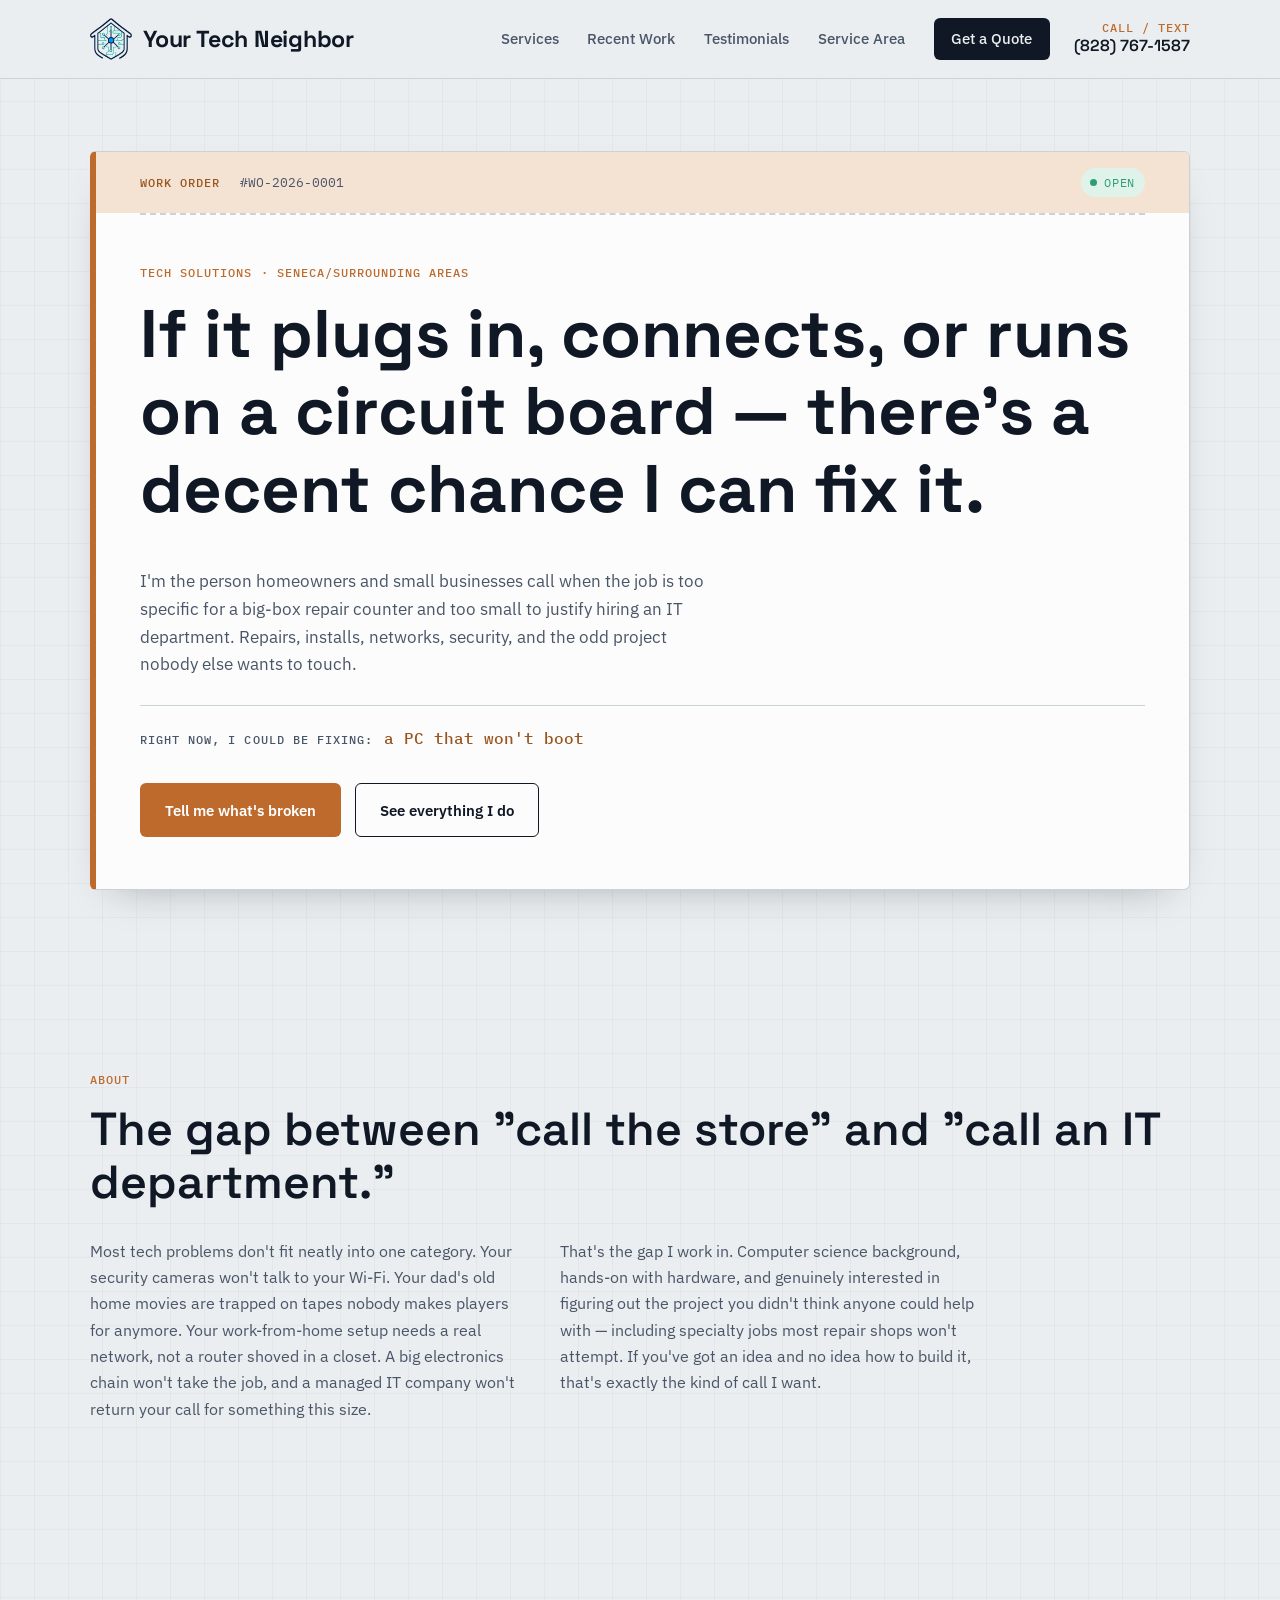
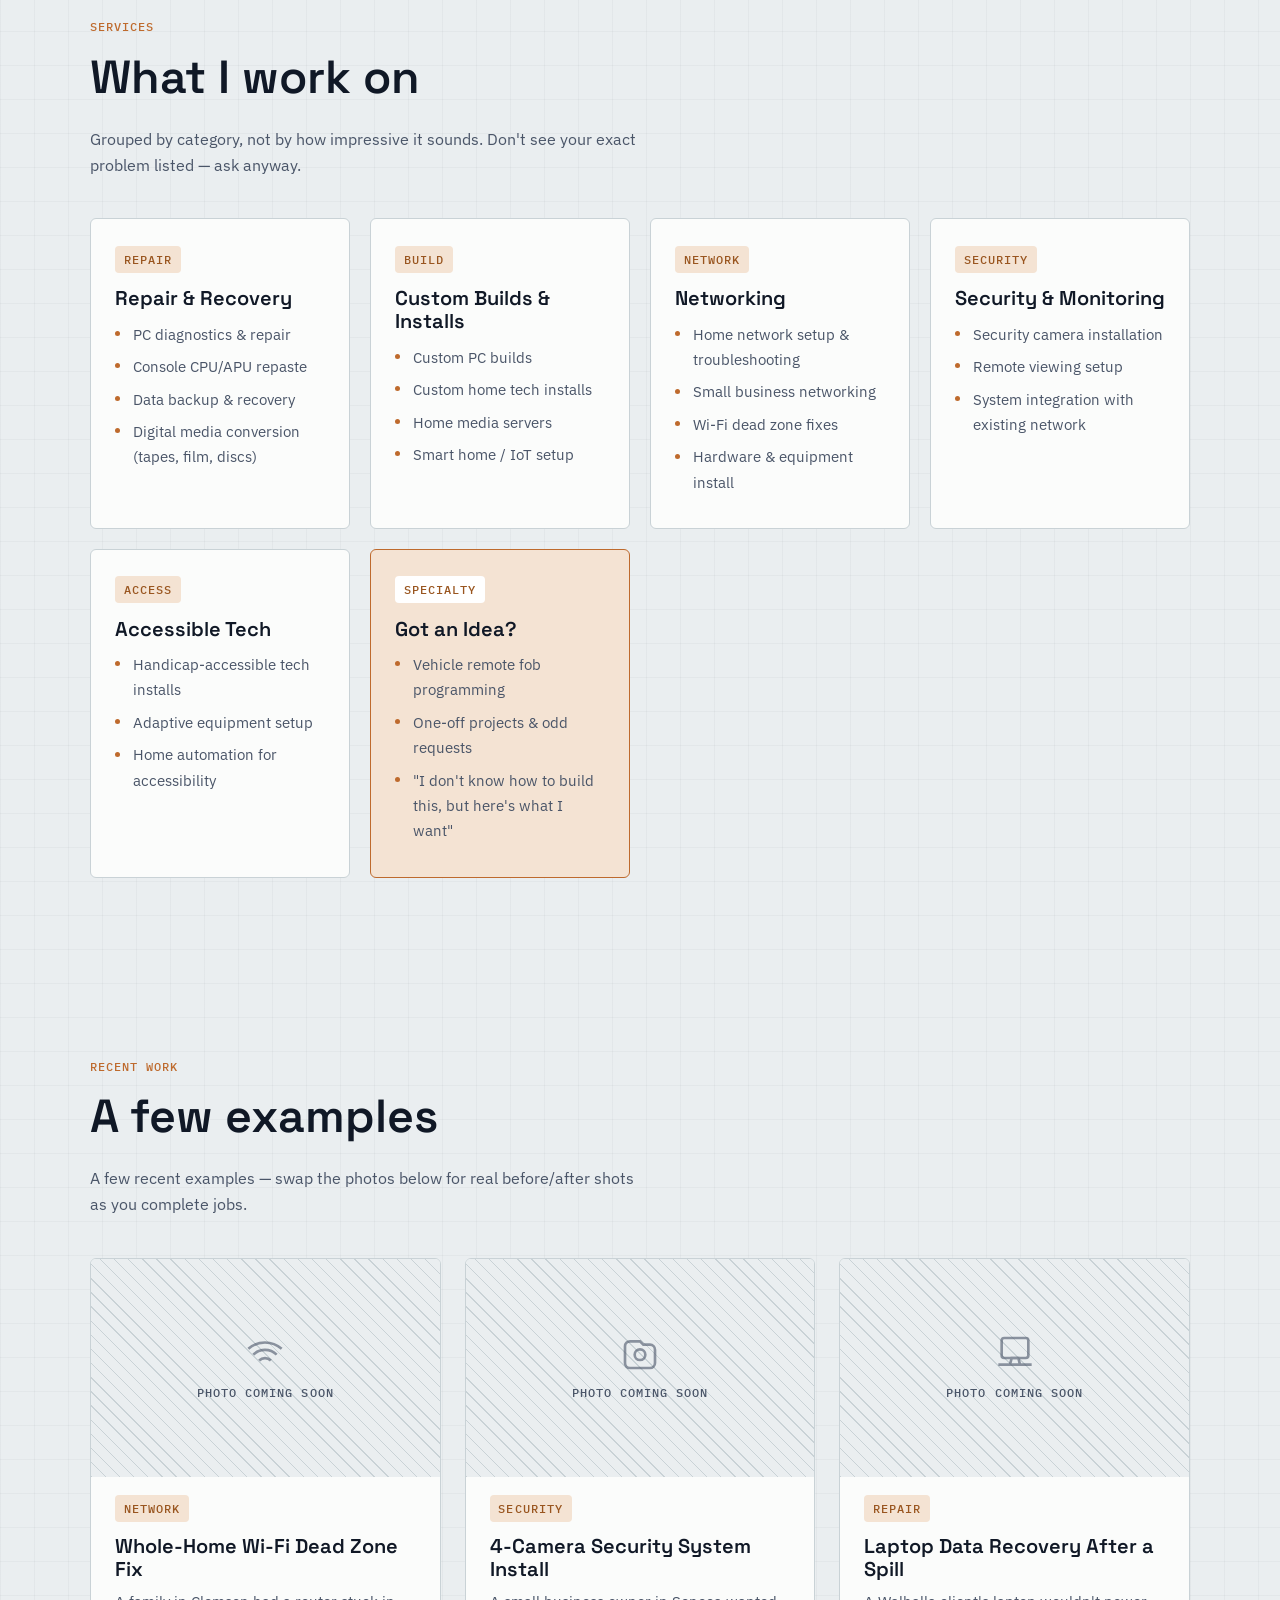
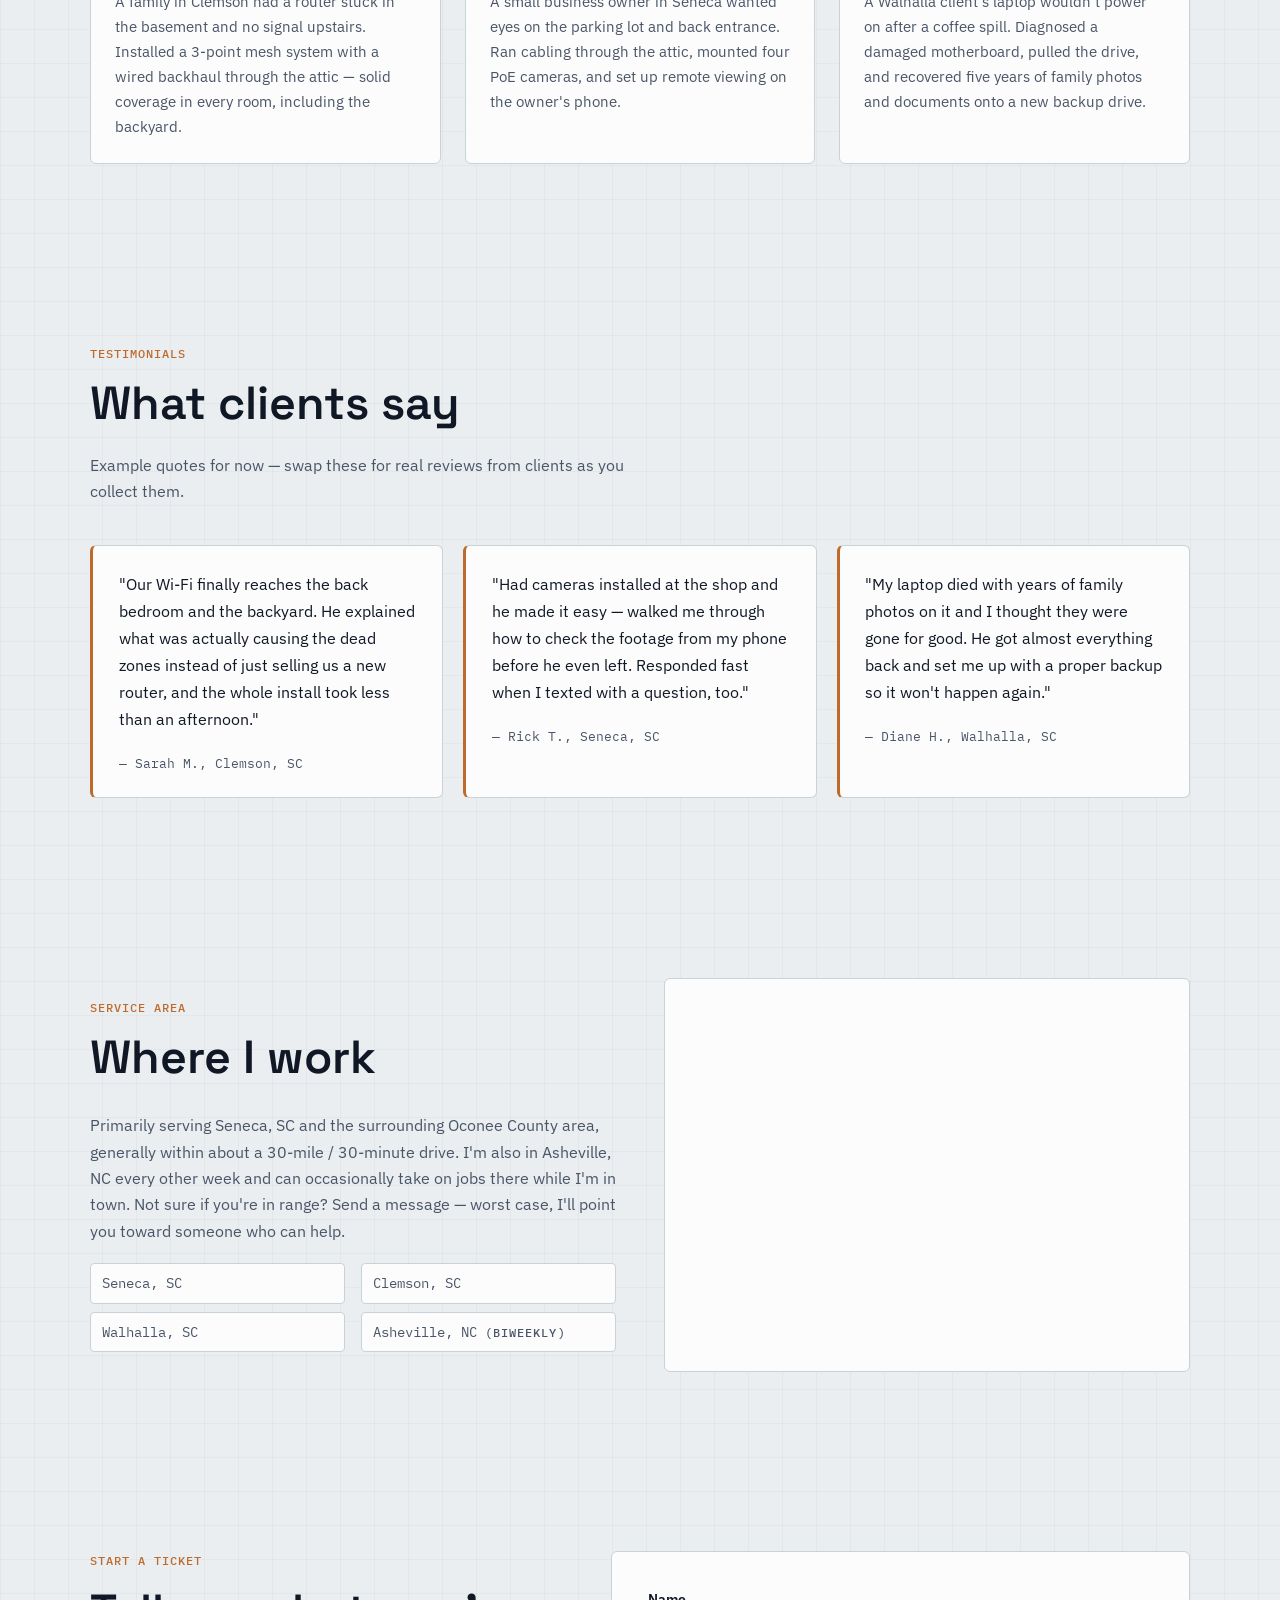
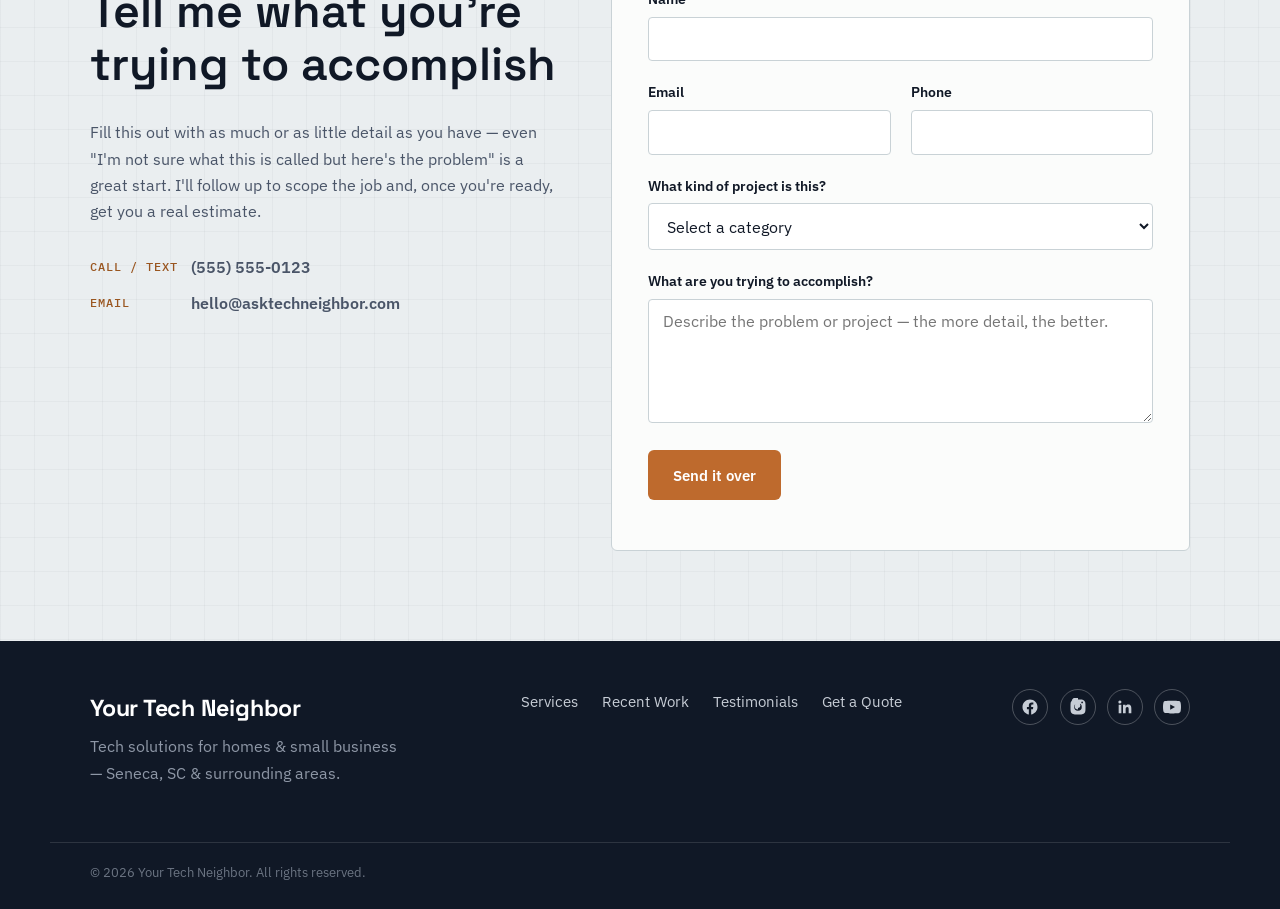
<file: index.html>
<!DOCTYPE html>
<html lang="en">
<head>
<meta charset="UTF-8">
<meta name="viewport" content="width=device-width, initial-scale=1.0">
<title>Your Tech Neighbor — Tech Solutions for Homes &amp; Small Business</title>
<meta name="description" content="PC repair, custom builds, home networking, security cameras, media servers, data backup, and the tech projects nobody else wants to take on. Serving Seneca, SC/Surrounding Areas.">

<link rel="preconnect" href="https://fonts.googleapis.com">
<link rel="preconnect" href="https://fonts.gstatic.com" crossorigin>
<link href="https://fonts.googleapis.com/css2?family=Space+Grotesk:wght@500;600;700&family=IBM+Plex+Sans:wght@400;500;600;700&family=IBM+Plex+Mono:wght@400;500&display=swap" rel="stylesheet">

<link rel="stylesheet" href="style.css">
<link rel="icon" type="image/png" href="logo.png">
</head>
<body>

<!-- ============ SKIP LINK (accessibility) ============ -->
<a class="skip-link" href="#main">Skip to content</a>

<!-- ============ HEADER / NAV ============ -->
<header class="site-header" id="top">
  <div class="wrap header-inner">
    <a class="logo" href="#top" aria-label="Your Tech Neighbor home">
      <img class="logo-mark" src="logo.png" alt="" width="42" height="42">
      <span class="logo-text">Your Tech Neighbor</span>
    </a>

    <nav class="main-nav" id="main-nav" aria-label="Primary">
      <a href="#services">Services</a>
      <a href="#work">Recent Work</a>
      <a href="#testimonials">Testimonials</a>
      <a href="#area">Service Area</a>
      <a href="#contact" class="nav-cta">Get a Quote</a>
    </nav>

    <a class="header-call" href="tel:+18287671587">
      <span class="mono-label">CALL / TEXT</span>
      (828) 767-1587
    </a>

    <button class="nav-toggle" id="nav-toggle" aria-expanded="false" aria-controls="main-nav" aria-label="Toggle menu">
      <span></span><span></span><span></span>
    </button>
  </div>
</header>

<main id="main">

  <!-- ============ HERO — "WORK ORDER" TICKET ============ -->
  <section class="hero">
    <div class="wrap hero-inner">

      <div class="ticket">
        <div class="ticket-stub">
          <span class="mono-label">WORK ORDER</span>
          <span class="ticket-number">#WO-2026-0001</span>
          <span class="status-badge">
            <span class="status-dot" aria-hidden="true"></span> OPEN
          </span>
        </div>

        <div class="ticket-perf" aria-hidden="true"></div>

        <div class="ticket-body">
          <p class="eyebrow mono-label">TECH SOLUTIONS · SENECA/SURROUNDING AREAS</p>
          <h1>If it plugs in, connects, or runs on a circuit board — there's a decent chance I can fix it.</h1>
          <p class="hero-sub">
            I'm the person homeowners and small businesses call when the job is too specific for
            a big-box repair counter and too small to justify hiring an IT department. Repairs,
            installs, networks, security, and the odd project nobody else wants to touch.
          </p>

          <p class="hero-rotator" aria-live="polite">
            <span class="mono-label">RIGHT NOW, I COULD BE FIXING:</span>
            <span id="rotator-text" class="rotator-text">a PC that won't boot</span>
          </p>

          <div class="hero-actions">
            <a href="#contact" class="btn btn-primary">Tell me what's broken</a>
            <a href="#services" class="btn btn-ghost">See everything I do</a>
          </div>
        </div>
      </div>

    </div>
  </section>

  <!-- ============ ABOUT ============ -->
  <section class="about" id="about">
    <div class="wrap about-inner">
      <p class="eyebrow mono-label">ABOUT</p>
      <h2>The gap between "call the store" and "call an IT department."</h2>
      <div class="about-columns">
        <p>
          Most tech problems don't fit neatly into one category. Your security cameras won't talk to
          your Wi-Fi. Your dad's old home movies are trapped on tapes nobody makes players for anymore.
          Your work-from-home setup needs a real network, not a router shoved in a closet. A big
          electronics chain won't take the job, and a managed IT company won't return your call for
          something this size.
        </p>
        <p>
          That's the gap I work in. Computer science background, hands-on with hardware, and genuinely
          interested in figuring out the project you didn't think anyone could help with — including
          specialty jobs most repair shops won't attempt. If you've got an idea and no idea how to
          build it, that's exactly the kind of call I want.
        </p>
      </div>
    </div>
  </section>

  <!-- ============ SERVICES ============ -->
  <section class="services" id="services">
    <div class="wrap">
      <p class="eyebrow mono-label">SERVICES</p>
      <h2>What I work on</h2>
      <p class="section-sub">Grouped by category, not by how impressive it sounds. Don't see your exact problem listed — ask anyway.</p>

      <div class="service-grid">

        <article class="service-card">
          <span class="mono-label tag">REPAIR</span>
          <h3>Repair &amp; Recovery</h3>
          <ul>
            <li>PC diagnostics &amp; repair</li>
            <li>Console CPU/APU repaste</li>
            <li>Data backup &amp; recovery</li>
            <li>Digital media conversion (tapes, film, discs)</li>
          </ul>
        </article>

        <article class="service-card">
          <span class="mono-label tag">BUILD</span>
          <h3>Custom Builds &amp; Installs</h3>
          <ul>
            <li>Custom PC builds</li>
            <li>Custom home tech installs</li>
            <li>Home media servers</li>
            <li>Smart home / IoT setup</li>
          </ul>
        </article>

        <article class="service-card">
          <span class="mono-label tag">NETWORK</span>
          <h3>Networking</h3>
          <ul>
            <li>Home network setup &amp; troubleshooting</li>
            <li>Small business networking</li>
            <li>Wi-Fi dead zone fixes</li>
            <li>Hardware &amp; equipment install</li>
          </ul>
        </article>

        <article class="service-card">
          <span class="mono-label tag">SECURITY</span>
          <h3>Security &amp; Monitoring</h3>
          <ul>
            <li>Security camera installation</li>
            <li>Remote viewing setup</li>
            <li>System integration with existing network</li>
          </ul>
        </article>

        <article class="service-card">
          <span class="mono-label tag">ACCESS</span>
          <h3>Accessible Tech</h3>
          <ul>
            <li>Handicap-accessible tech installs</li>
            <li>Adaptive equipment setup</li>
            <li>Home automation for accessibility</li>
          </ul>
        </article>

        <article class="service-card highlight">
          <span class="mono-label tag">SPECIALTY</span>
          <h3>Got an Idea?</h3>
          <ul>
            <li>Vehicle remote fob programming</li>
            <li>One-off projects &amp; odd requests</li>
            <li>"I don't know how to build this, but here's what I want"</li>
          </ul>
        </article>

      </div>
    </div>
  </section>

  <!-- ============ RECENT WORK / PORTFOLIO ============ -->
  <section class="work" id="work">
    <div class="wrap">
      <p class="eyebrow mono-label">RECENT WORK</p>
      <h2>A few examples</h2>
      <p class="section-sub">A few recent examples — swap the photos below for real before/after shots as you complete jobs.</p>

      <div class="work-grid">
        <article class="work-card">
          <div class="work-thumb" aria-hidden="true">
            <svg viewBox="0 0 24 24" width="40" height="40" fill="none" stroke="currentColor" stroke-width="1.6">
              <path d="M12 20h.01M8.5 16.5a5 5 0 0 1 7 0M5 13a10 10 0 0 1 14 0M2 9.5a15 15 0 0 1 20 0"/>
            </svg>
            <span class="mono-label">PHOTO COMING SOON</span>
          </div>
          <span class="mono-label tag">NETWORK</span>
          <h3>Whole-Home Wi-Fi Dead Zone Fix</h3>
          <p>A family in Clemson had a router stuck in the basement and no signal upstairs. Installed a 3-point mesh system with a wired backhaul through the attic — solid coverage in every room, including the backyard.</p>
        </article>

        <article class="work-card">
          <div class="work-thumb" aria-hidden="true">
            <svg viewBox="0 0 24 24" width="40" height="40" fill="none" stroke="currentColor" stroke-width="1.6">
              <path d="M3 8a3 3 0 0 1 3-3h6l2 2h4a3 3 0 0 1 3 3v8a3 3 0 0 1-3 3H6a3 3 0 0 1-3-3V8z"/>
              <circle cx="12" cy="13" r="3.2"/>
            </svg>
            <span class="mono-label">PHOTO COMING SOON</span>
          </div>
          <span class="mono-label tag">SECURITY</span>
          <h3>4-Camera Security System Install</h3>
          <p>A small business owner in Seneca wanted eyes on the parking lot and back entrance. Ran cabling through the attic, mounted four PoE cameras, and set up remote viewing on the owner's phone.</p>
        </article>

        <article class="work-card">
          <div class="work-thumb" aria-hidden="true">
            <svg viewBox="0 0 24 24" width="40" height="40" fill="none" stroke="currentColor" stroke-width="1.6">
              <rect x="4" y="3" width="16" height="12" rx="1.5"/>
              <path d="M2 19h20M9 19l1-4h4l1 4"/>
            </svg>
            <span class="mono-label">PHOTO COMING SOON</span>
          </div>
          <span class="mono-label tag">REPAIR</span>
          <h3>Laptop Data Recovery After a Spill</h3>
          <p>A Walhalla client's laptop wouldn't power on after a coffee spill. Diagnosed a damaged motherboard, pulled the drive, and recovered five years of family photos and documents onto a new backup drive.</p>
        </article>
      </div>
    </div>
  </section>

  <!-- ============ TESTIMONIALS ============ -->
  <section class="testimonials" id="testimonials">
    <div class="wrap">
      <p class="eyebrow mono-label">TESTIMONIALS</p>
      <h2>What clients say</h2>
      <p class="section-sub">Example quotes for now — swap these for real reviews from clients as you collect them.</p>

      <div class="testimonial-grid">
        <blockquote class="testimonial-card">
          <p>"Our Wi-Fi finally reaches the back bedroom and the backyard. He explained what was actually causing the dead zones instead of just selling us a new router, and the whole install took less than an afternoon."</p>
          <cite>— Sarah M., Clemson, SC</cite>
        </blockquote>
        <blockquote class="testimonial-card">
          <p>"Had cameras installed at the shop and he made it easy — walked me through how to check the footage from my phone before he even left. Responded fast when I texted with a question, too."</p>
          <cite>— Rick T., Seneca, SC</cite>
        </blockquote>
        <blockquote class="testimonial-card">
          <p>"My laptop died with years of family photos on it and I thought they were gone for good. He got almost everything back and set me up with a proper backup so it won't happen again."</p>
          <cite>— Diane H., Walhalla, SC</cite>
        </blockquote>
      </div>
    </div>
  </section>

  <!-- ============ SERVICE AREA / MAP ============ -->
  <section class="area" id="area">
    <div class="wrap area-inner">
      <div class="area-text">
        <p class="eyebrow mono-label">SERVICE AREA</p>
        <h2>Where I work</h2>
        <p>Primarily serving Seneca, SC and the surrounding Oconee County area, generally within about a 30-mile / 30-minute drive. I'm also in Asheville, NC every other week and can occasionally take on jobs there while I'm in town. Not sure if you're in range? Send a message — worst case, I'll point you toward someone who can help.</p>
        <ul class="area-list">
          <li>Seneca, SC</li>
          <li>Clemson, SC</li>
          <li>Walhalla, SC</li>
          <li>Asheville, NC <span class="mono-label">(biweekly)</span></li>
        </ul>
      </div>
      <div class="area-map">
        <!--
          Centered on Seneca, SC by default. To change the location or zoom,
          swap the place name after "q=" (e.g. "Clemson,+SC") or add "&z=11"
          for a wider/tighter zoom (higher number = closer zoom).
        -->
        <iframe
          src="https://www.google.com/maps?q=Seneca,+SC&output=embed"
          width="100%" height="100%" style="border:0;" allowfullscreen loading="lazy"
          referrerpolicy="no-referrer-when-downgrade"
          title="Service area map">
        </iframe>
      </div>
    </div>
  </section>

  <!-- ============ CONTACT / INTAKE FORM ============ -->
  <section class="contact" id="contact">
    <div class="wrap contact-inner">
      <div class="contact-intro">
        <p class="eyebrow mono-label">START A TICKET</p>
        <h2>Tell me what you're trying to accomplish</h2>
        <p>
          Fill this out with as much or as little detail as you have — even "I'm not sure what this
          is called but here's the problem" is a great start. I'll follow up to scope the job and,
          once you're ready, get you a real estimate.
        </p>
        <div class="contact-alt">
          <p><span class="mono-label">CALL / TEXT</span> <a href="tel:+15555550123">(555) 555-0123</a></p>
          <p><span class="mono-label">EMAIL</span> <a href="mailto:hello@asktechneighbor.com">hello@asktechneighbor.com</a></p>
        </div>
      </div>

      <form class="ticket-form" id="contact-form" action="https://formspree.io/f/mnjeqqgo" method="POST">
        <div class="form-row">
          <label for="name">Name</label>
          <input type="text" id="name" name="name" required autocomplete="name">
        </div>

        <div class="form-row form-row-split">
          <div>
            <label for="email">Email</label>
            <input type="email" id="email" name="email" required autocomplete="email">
          </div>
          <div>
            <label for="phone">Phone</label>
            <input type="tel" id="phone" name="phone" autocomplete="tel">
          </div>
        </div>

        <div class="form-row">
          <label for="service">What kind of project is this?</label>
          <select id="service" name="service_category" required>
            <option value="" disabled selected>Select a category</option>
            <option value="repair">Repair &amp; Recovery</option>
            <option value="build">Custom Build / Install</option>
            <option value="network">Networking</option>
            <option value="security">Security &amp; Monitoring</option>
            <option value="access">Accessible Tech</option>
            <option value="specialty">Specialty / Not Sure</option>
          </select>
        </div>

        <div class="form-row">
          <label for="message">What are you trying to accomplish?</label>
          <textarea id="message" name="message" rows="5" required placeholder="Describe the problem or project — the more detail, the better."></textarea>
        </div>

        <input type="hidden" name="_subject" value="New project inquiry from website">

        <button type="submit" class="btn btn-primary" id="submit-btn">Send it over</button>
        <p class="form-status" id="form-status" role="status" aria-live="polite"></p>
      </form>
    </div>
  </section>

</main>

<!-- ============ FOOTER ============ -->
<footer class="site-footer">
  <div class="wrap footer-inner">
    <div class="footer-brand">
      <span class="logo-text">Your Tech Neighbor</span>
      <p>Tech solutions for homes &amp; small business — Seneca, SC &amp; surrounding areas.</p>
    </div>

    <nav class="footer-links" aria-label="Footer">
      <a href="#services">Services</a>
      <a href="#work">Recent Work</a>
      <a href="#testimonials">Testimonials</a>
      <a href="#contact">Get a Quote</a>
    </nav>

    <div class="footer-social" aria-label="Social media links">
      <!-- Replace href values with your real profiles -->
      <a href="https://facebook.com/" aria-label="Facebook">
        <svg viewBox="0 0 24 24" width="18" height="18" fill="currentColor" aria-hidden="true">
          <path d="M22 12.06C22 6.5 17.52 2 12 2S2 6.5 2 12.06c0 5.02 3.66 9.18 8.44 9.94v-7.03H7.9v-2.91h2.54V9.85c0-2.51 1.49-3.89 3.77-3.89 1.09 0 2.24.2 2.24.2v2.46h-1.26c-1.24 0-1.63.77-1.63 1.56v1.88h2.78l-.45 2.91h-2.33V22c4.78-.76 8.44-4.92 8.44-9.94z"/>
        </svg>
      </a>
      <a href="https://instagram.com/" aria-label="Instagram">
        <svg viewBox="0 0 24 24" width="18" height="18" fill="currentColor" aria-hidden="true">
          <path d="M12 2c2.72 0 3.06.01 4.12.06 1.06.05 1.79.22 2.43.47.66.26 1.22.6 1.77 1.15.55.55.9 1.11 1.15 1.77.25.64.42 1.37.47 2.43.05 1.06.06 1.4.06 4.12s-.01 3.06-.06 4.12c-.05 1.06-.22 1.79-.47 2.43a4.9 4.9 0 0 1-1.15 1.77 4.9 4.9 0 0 1-1.77 1.15c-.64.25-1.37.42-2.43.47-1.06.05-1.4.06-4.12.06s-3.06-.01-4.12-.06c-1.06-.05-1.79-.22-2.43-.47a4.9 4.9 0 0 1-1.77-1.15 4.9 4.9 0 0 1-1.15-1.77c-.25-.64-.42-1.37-.47-2.43C2.01 15.06 2 14.72 2 12s.01-3.06.06-4.12c.05-1.06.22-1.79.47-2.43.26-.66.6-1.22 1.15-1.77A4.9 4.9 0 0 1 5.45.53C6.09.28 6.82.11 7.88.06 8.94.01 9.28 0 12 0zm0 5a5 5 0 1 0 0 10 5 5 0 0 0 0-10zm0 8.25A3.25 3.25 0 1 1 12 6.75a3.25 3.25 0 0 1 0 6.5zM17.5 4.75a1.15 1.15 0 1 0 0 2.3 1.15 1.15 0 0 0 0-2.3z"/>
        </svg>
      </a>
      <a href="https://linkedin.com/" aria-label="LinkedIn">
        <svg viewBox="0 0 24 24" width="18" height="18" fill="currentColor" aria-hidden="true">
          <path d="M20.45 20.45h-3.56v-5.57c0-1.33-.02-3.04-1.85-3.04-1.86 0-2.15 1.45-2.15 2.94v5.67H9.34V9h3.42v1.56h.05c.48-.9 1.64-1.85 3.38-1.85 3.6 0 4.27 2.37 4.27 5.46v6.28zM5.34 7.43a2.07 2.07 0 1 1 0-4.13 2.07 2.07 0 0 1 0 4.13zM7.12 20.45H3.56V9h3.56v11.45z"/>
        </svg>
      </a>
      <a href="https://youtube.com/" aria-label="YouTube">
        <svg viewBox="0 0 24 24" width="18" height="18" fill="currentColor" aria-hidden="true">
          <path d="M23.5 6.19a3.02 3.02 0 0 0-2.12-2.14C19.5 3.5 12 3.5 12 3.5s-7.5 0-9.38.55A3.02 3.02 0 0 0 .5 6.19 31.6 31.6 0 0 0 0 12a31.6 31.6 0 0 0 .5 5.81 3.02 3.02 0 0 0 2.12 2.14C4.5 20.5 12 20.5 12 20.5s7.5 0 9.38-.55a3.02 3.02 0 0 0 2.12-2.14A31.6 31.6 0 0 0 24 12a31.6 31.6 0 0 0-.5-5.81zM9.6 15.5V8.5l6.4 3.5-6.4 3.5z"/>
        </svg>
      </a>
    </div>
  </div>
  <div class="wrap footer-bottom">
    <p>© <span id="year"></span> Your Tech Neighbor. All rights reserved.</p>
  </div>
</footer>

<!-- ============ MOBILE STICKY CALL BAR ============ -->
<div class="sticky-call">
  <a href="tel:+15555550123" class="btn btn-primary btn-block">Call now</a>
  <a href="#contact" class="btn btn-ghost btn-block">Send a message</a>
</div>

<script src="script.js"></script>
</body>
</html>
</file>
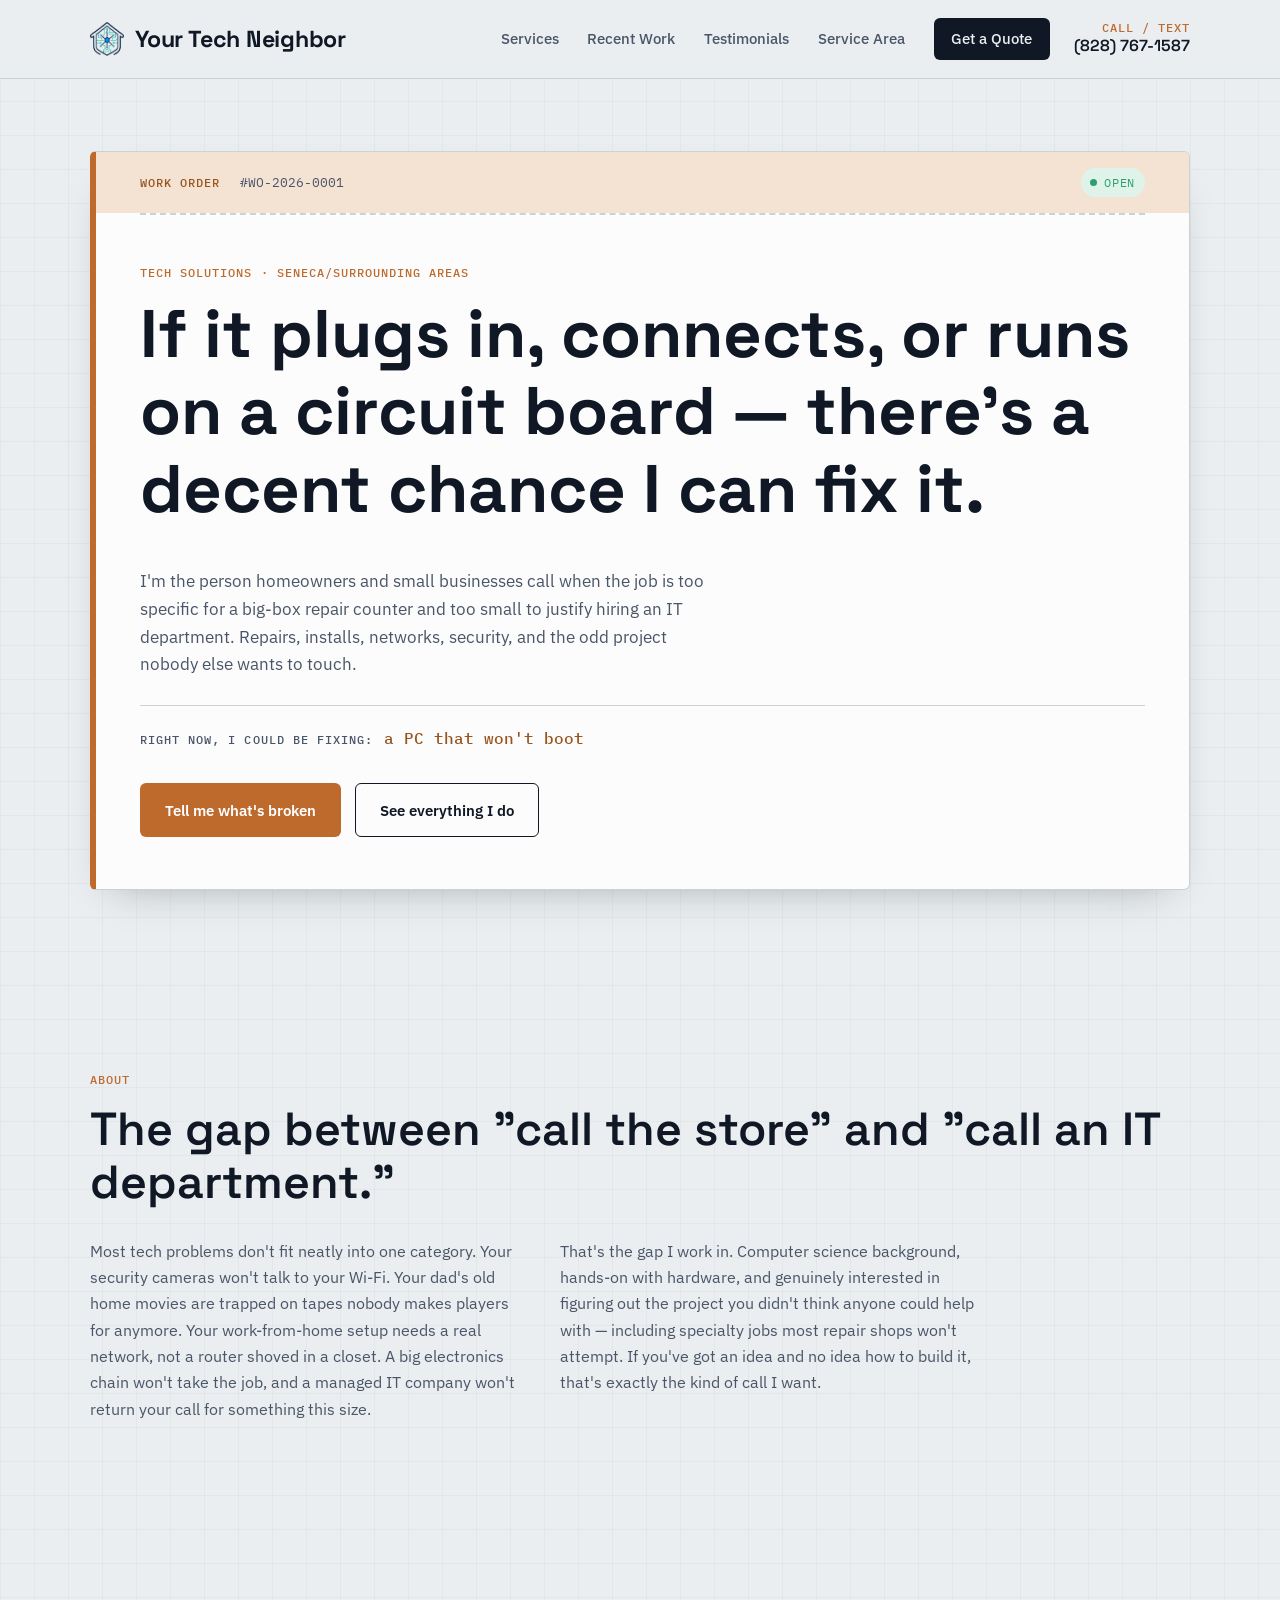
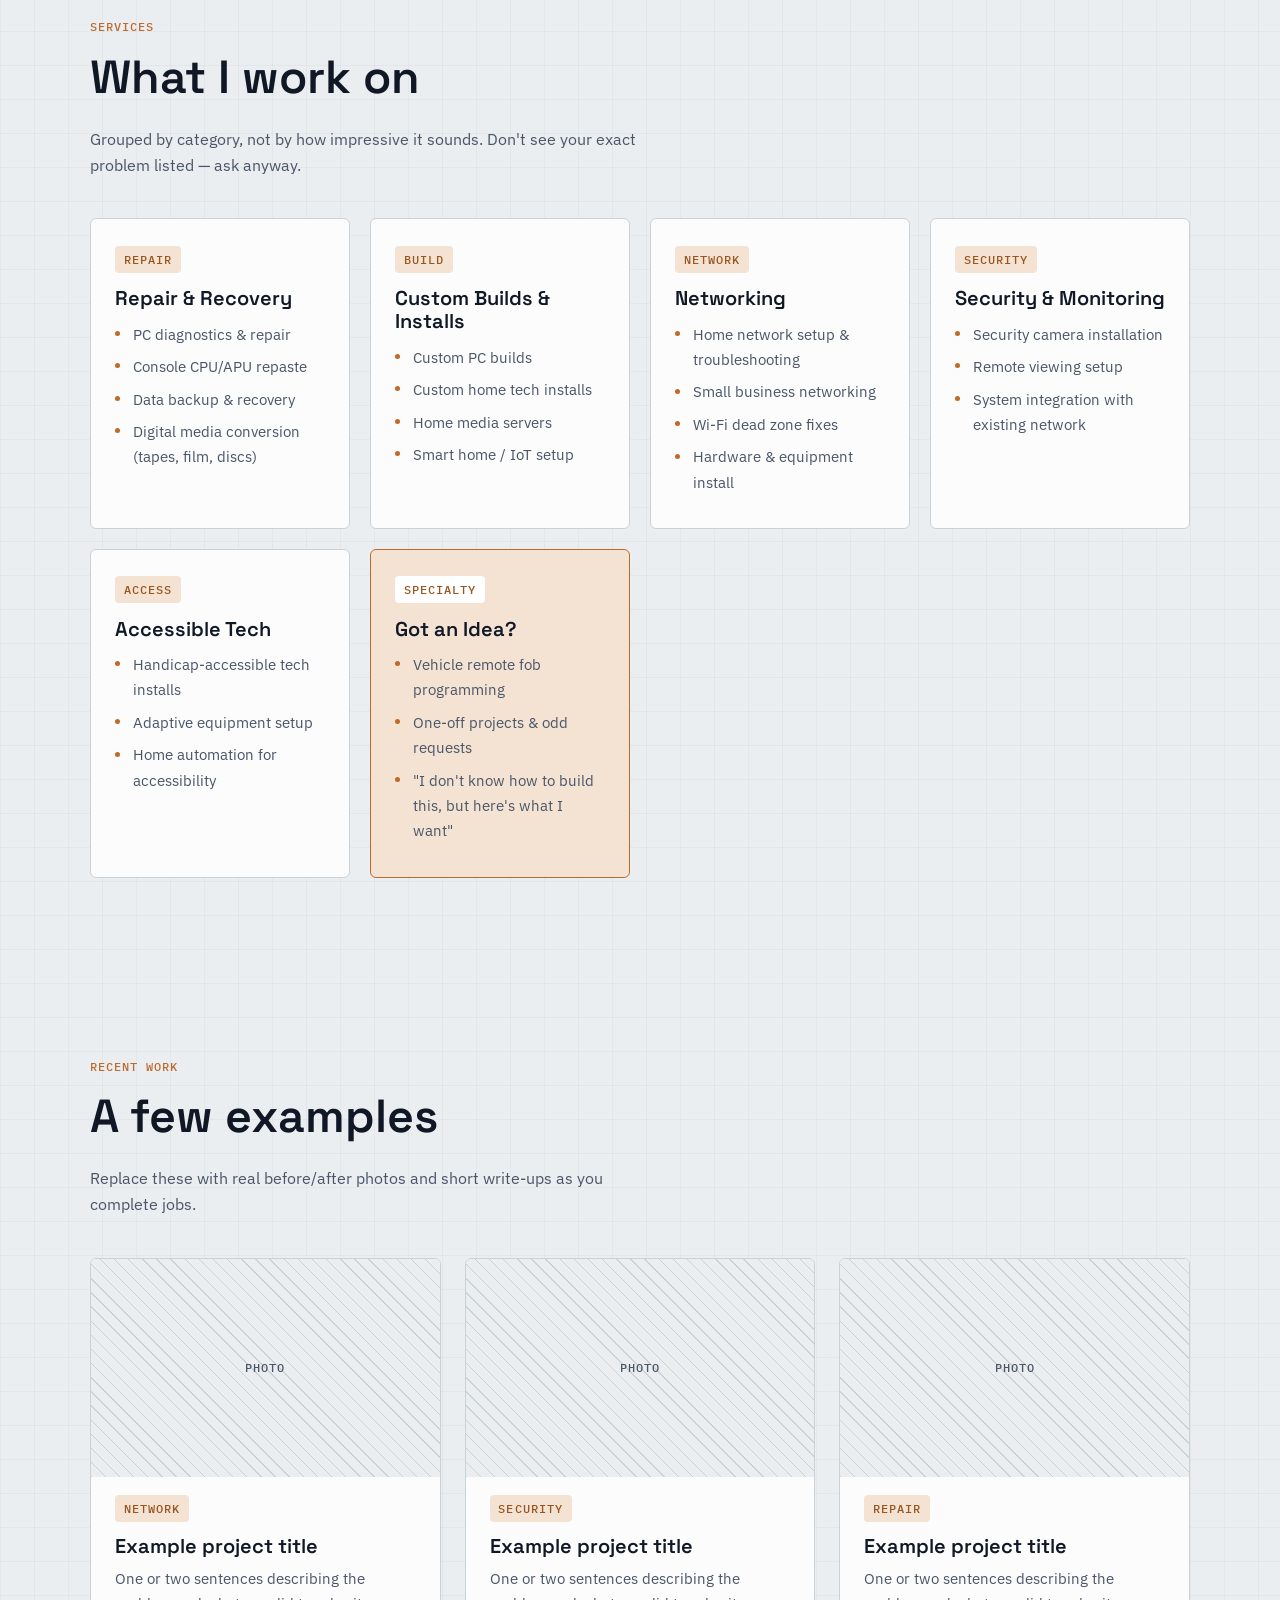
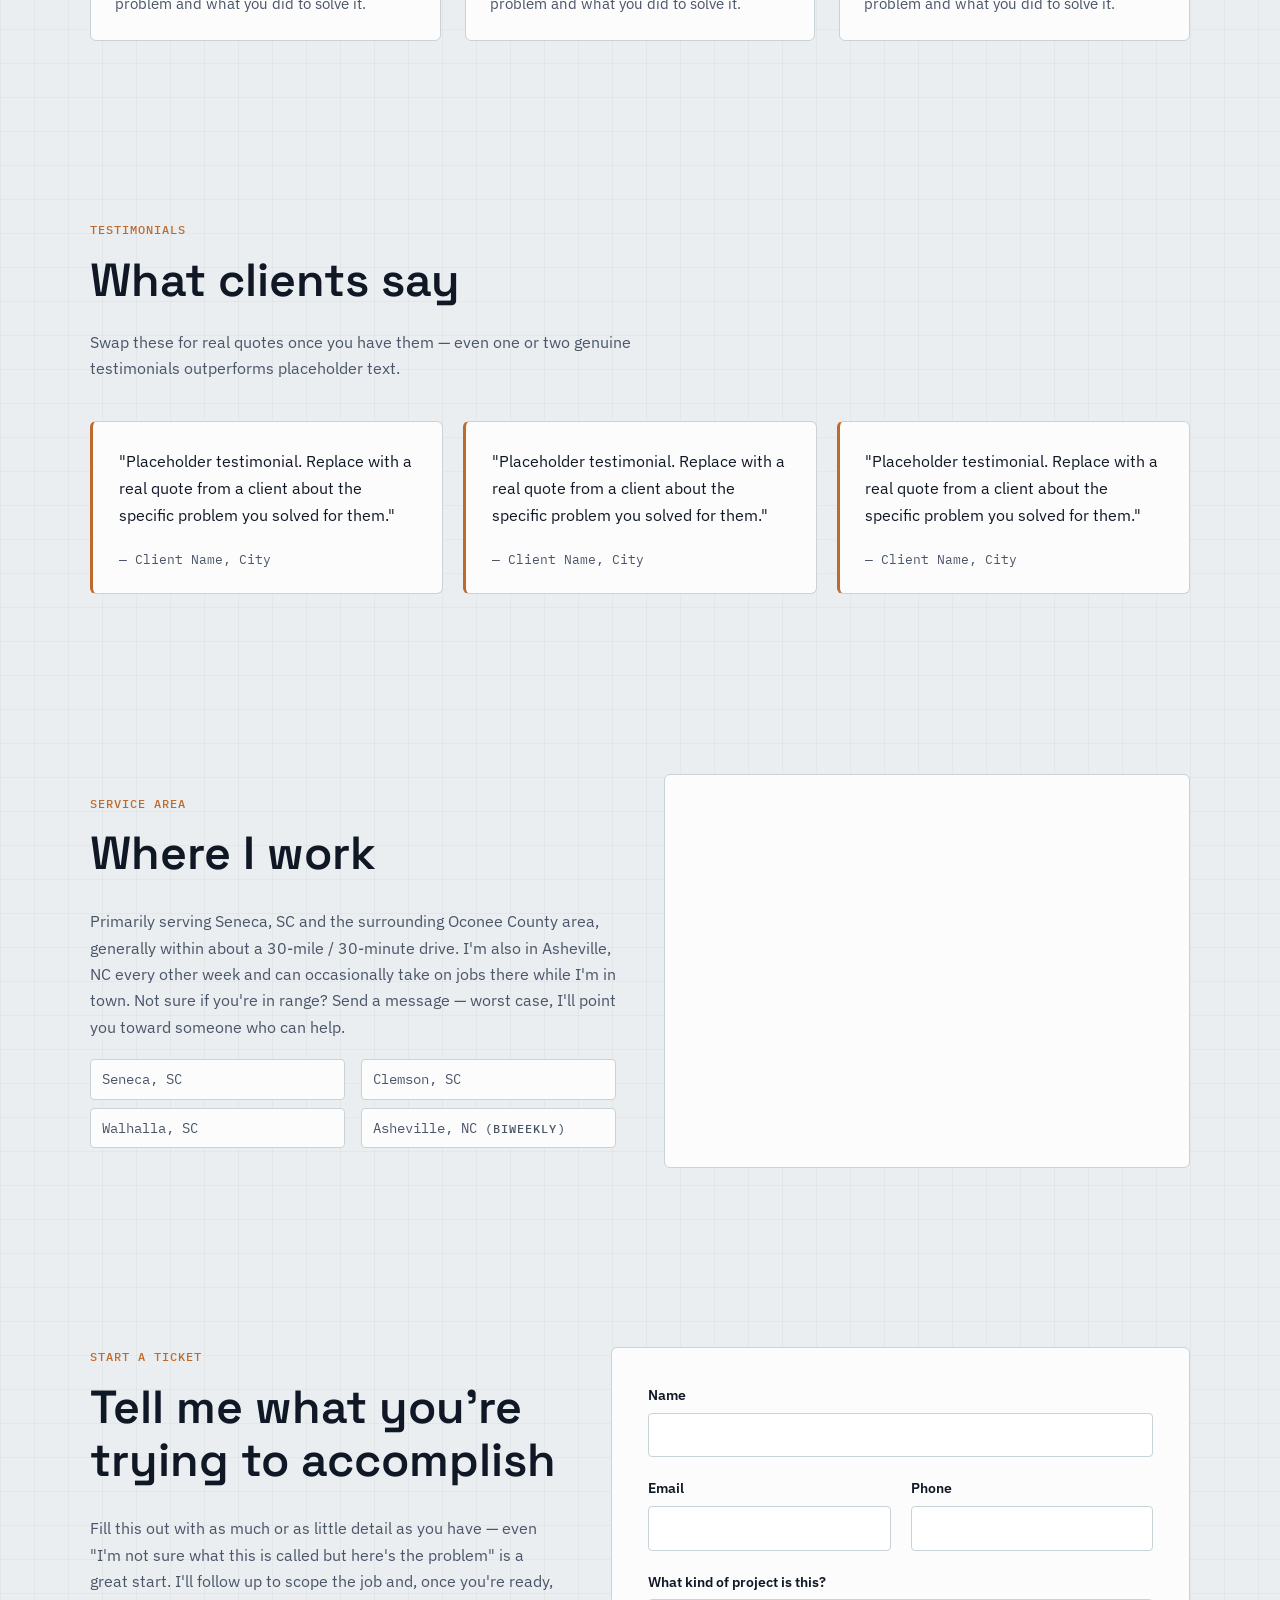
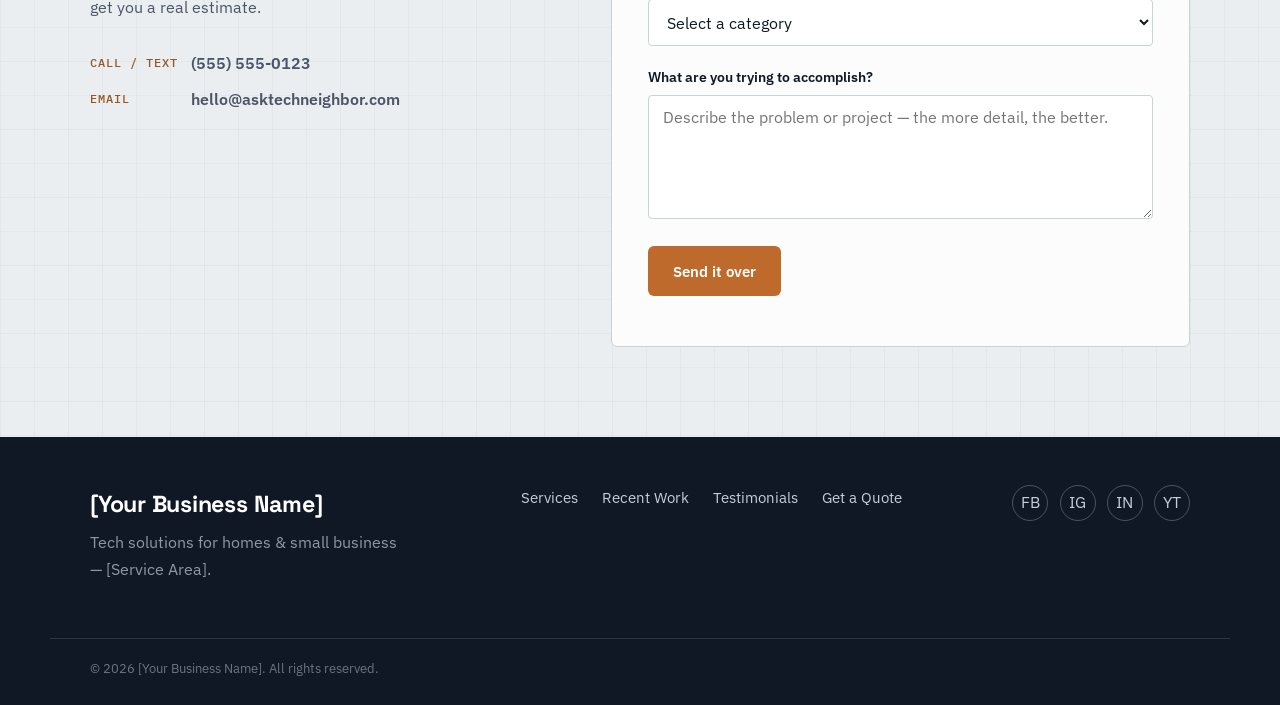
<file: index1.html>
<!DOCTYPE html>
<html lang="en">
<head>
<meta charset="UTF-8">
<meta name="viewport" content="width=device-width, initial-scale=1.0">
<title>Your Tech Neighbor — Tech Solutions for Homes &amp; Small Business</title>
<meta name="description" content="PC repair, custom builds, home networking, security cameras, media servers, data backup, and the tech projects nobody else wants to take on. Serving Seneca, SC/Surrounding Areas.">

<link rel="preconnect" href="https://fonts.googleapis.com">
<link rel="preconnect" href="https://fonts.gstatic.com" crossorigin>
<link href="https://fonts.googleapis.com/css2?family=Space+Grotesk:wght@500;600;700&family=IBM+Plex+Sans:wght@400;500;600;700&family=IBM+Plex+Mono:wght@400;500&display=swap" rel="stylesheet">

<link rel="stylesheet" href="style.css">
<link rel="icon" type="image/png" href="logo.png">
</head>
<body>

<!-- ============ SKIP LINK (accessibility) ============ -->
<a class="skip-link" href="#main">Skip to content</a>

<!-- ============ HEADER / NAV ============ -->
<header class="site-header" id="top">
  <div class="wrap header-inner">
    <a class="logo" href="#top" aria-label="Your Tech Neighbor home">
      <img class="logo-mark" src="logo.png" alt="" width="34" height="34">
      <span class="logo-text">Your Tech Neighbor</span>
    </a>

    <nav class="main-nav" id="main-nav" aria-label="Primary">
      <a href="#services">Services</a>
      <a href="#work">Recent Work</a>
      <a href="#testimonials">Testimonials</a>
      <a href="#area">Service Area</a>
      <a href="#contact" class="nav-cta">Get a Quote</a>
    </nav>

    <a class="header-call" href="tel:+18287671587">
      <span class="mono-label">CALL / TEXT</span>
      (828) 767-1587
    </a>

    <button class="nav-toggle" id="nav-toggle" aria-expanded="false" aria-controls="main-nav" aria-label="Toggle menu">
      <span></span><span></span><span></span>
    </button>
  </div>
</header>

<main id="main">

  <!-- ============ HERO — "WORK ORDER" TICKET ============ -->
  <section class="hero">
    <div class="wrap hero-inner">

      <div class="ticket">
        <div class="ticket-stub">
          <span class="mono-label">WORK ORDER</span>
          <span class="ticket-number">#WO-2026-0001</span>
          <span class="status-badge">
            <span class="status-dot" aria-hidden="true"></span> OPEN
          </span>
        </div>

        <div class="ticket-perf" aria-hidden="true"></div>

        <div class="ticket-body">
          <p class="eyebrow mono-label">TECH SOLUTIONS · SENECA/SURROUNDING AREAS</p>
          <h1>If it plugs in, connects, or runs on a circuit board — there's a decent chance I can fix it.</h1>
          <p class="hero-sub">
            I'm the person homeowners and small businesses call when the job is too specific for
            a big-box repair counter and too small to justify hiring an IT department. Repairs,
            installs, networks, security, and the odd project nobody else wants to touch.
          </p>

          <p class="hero-rotator" aria-live="polite">
            <span class="mono-label">RIGHT NOW, I COULD BE FIXING:</span>
            <span id="rotator-text" class="rotator-text">a PC that won't boot</span>
          </p>

          <div class="hero-actions">
            <a href="#contact" class="btn btn-primary">Tell me what's broken</a>
            <a href="#services" class="btn btn-ghost">See everything I do</a>
          </div>
        </div>
      </div>

    </div>
  </section>

  <!-- ============ ABOUT ============ -->
  <section class="about" id="about">
    <div class="wrap about-inner">
      <p class="eyebrow mono-label">ABOUT</p>
      <h2>The gap between "call the store" and "call an IT department."</h2>
      <div class="about-columns">
        <p>
          Most tech problems don't fit neatly into one category. Your security cameras won't talk to
          your Wi-Fi. Your dad's old home movies are trapped on tapes nobody makes players for anymore.
          Your work-from-home setup needs a real network, not a router shoved in a closet. A big
          electronics chain won't take the job, and a managed IT company won't return your call for
          something this size.
        </p>
        <p>
          That's the gap I work in. Computer science background, hands-on with hardware, and genuinely
          interested in figuring out the project you didn't think anyone could help with — including
          specialty jobs most repair shops won't attempt. If you've got an idea and no idea how to
          build it, that's exactly the kind of call I want.
        </p>
      </div>
    </div>
  </section>

  <!-- ============ SERVICES ============ -->
  <section class="services" id="services">
    <div class="wrap">
      <p class="eyebrow mono-label">SERVICES</p>
      <h2>What I work on</h2>
      <p class="section-sub">Grouped by category, not by how impressive it sounds. Don't see your exact problem listed — ask anyway.</p>

      <div class="service-grid">

        <article class="service-card">
          <span class="mono-label tag">REPAIR</span>
          <h3>Repair &amp; Recovery</h3>
          <ul>
            <li>PC diagnostics &amp; repair</li>
            <li>Console CPU/APU repaste</li>
            <li>Data backup &amp; recovery</li>
            <li>Digital media conversion (tapes, film, discs)</li>
          </ul>
        </article>

        <article class="service-card">
          <span class="mono-label tag">BUILD</span>
          <h3>Custom Builds &amp; Installs</h3>
          <ul>
            <li>Custom PC builds</li>
            <li>Custom home tech installs</li>
            <li>Home media servers</li>
            <li>Smart home / IoT setup</li>
          </ul>
        </article>

        <article class="service-card">
          <span class="mono-label tag">NETWORK</span>
          <h3>Networking</h3>
          <ul>
            <li>Home network setup &amp; troubleshooting</li>
            <li>Small business networking</li>
            <li>Wi-Fi dead zone fixes</li>
            <li>Hardware &amp; equipment install</li>
          </ul>
        </article>

        <article class="service-card">
          <span class="mono-label tag">SECURITY</span>
          <h3>Security &amp; Monitoring</h3>
          <ul>
            <li>Security camera installation</li>
            <li>Remote viewing setup</li>
            <li>System integration with existing network</li>
          </ul>
        </article>

        <article class="service-card">
          <span class="mono-label tag">ACCESS</span>
          <h3>Accessible Tech</h3>
          <ul>
            <li>Handicap-accessible tech installs</li>
            <li>Adaptive equipment setup</li>
            <li>Home automation for accessibility</li>
          </ul>
        </article>

        <article class="service-card highlight">
          <span class="mono-label tag">SPECIALTY</span>
          <h3>Got an Idea?</h3>
          <ul>
            <li>Vehicle remote fob programming</li>
            <li>One-off projects &amp; odd requests</li>
            <li>"I don't know how to build this, but here's what I want"</li>
          </ul>
        </article>

      </div>
    </div>
  </section>

  <!-- ============ RECENT WORK / PORTFOLIO ============ -->
  <section class="work" id="work">
    <div class="wrap">
      <p class="eyebrow mono-label">RECENT WORK</p>
      <h2>A few examples</h2>
      <p class="section-sub">Replace these with real before/after photos and short write-ups as you complete jobs.</p>

      <div class="work-grid">
        <article class="work-card">
          <div class="work-thumb" aria-hidden="true">
            <span class="mono-label">PHOTO</span>
          </div>
          <span class="mono-label tag">NETWORK</span>
          <h3>Example project title</h3>
          <p>One or two sentences describing the problem and what you did to solve it.</p>
        </article>

        <article class="work-card">
          <div class="work-thumb" aria-hidden="true">
            <span class="mono-label">PHOTO</span>
          </div>
          <span class="mono-label tag">SECURITY</span>
          <h3>Example project title</h3>
          <p>One or two sentences describing the problem and what you did to solve it.</p>
        </article>

        <article class="work-card">
          <div class="work-thumb" aria-hidden="true">
            <span class="mono-label">PHOTO</span>
          </div>
          <span class="mono-label tag">REPAIR</span>
          <h3>Example project title</h3>
          <p>One or two sentences describing the problem and what you did to solve it.</p>
        </article>
      </div>
    </div>
  </section>

  <!-- ============ TESTIMONIALS ============ -->
  <section class="testimonials" id="testimonials">
    <div class="wrap">
      <p class="eyebrow mono-label">TESTIMONIALS</p>
      <h2>What clients say</h2>
      <p class="section-sub">Swap these for real quotes once you have them — even one or two genuine testimonials outperforms placeholder text.</p>

      <div class="testimonial-grid">
        <blockquote class="testimonial-card">
          <p>"Placeholder testimonial. Replace with a real quote from a client about the specific problem you solved for them."</p>
          <cite>— Client Name, City</cite>
        </blockquote>
        <blockquote class="testimonial-card">
          <p>"Placeholder testimonial. Replace with a real quote from a client about the specific problem you solved for them."</p>
          <cite>— Client Name, City</cite>
        </blockquote>
        <blockquote class="testimonial-card">
          <p>"Placeholder testimonial. Replace with a real quote from a client about the specific problem you solved for them."</p>
          <cite>— Client Name, City</cite>
        </blockquote>
      </div>
    </div>
  </section>

  <!-- ============ SERVICE AREA / MAP ============ -->
  <section class="area" id="area">
    <div class="wrap area-inner">
      <div class="area-text">
        <p class="eyebrow mono-label">SERVICE AREA</p>
        <h2>Where I work</h2>
        <p>Primarily serving Seneca, SC and the surrounding Oconee County area, generally within about a 30-mile / 30-minute drive. I'm also in Asheville, NC every other week and can occasionally take on jobs there while I'm in town. Not sure if you're in range? Send a message — worst case, I'll point you toward someone who can help.</p>
        <ul class="area-list">
          <li>Seneca, SC</li>
          <li>Clemson, SC</li>
          <li>Walhalla, SC</li>
          <li>Asheville, NC <span class="mono-label">(biweekly)</span></li>
        </ul>
      </div>
      <div class="area-map">
        <!--
          Centered on Seneca, SC by default. To change the location or zoom,
          swap the place name after "q=" (e.g. "Clemson,+SC") or add "&z=11"
          for a wider/tighter zoom (higher number = closer zoom).
        -->
        <iframe
          src="https://www.google.com/maps?q=Seneca,+SC&output=embed"
          width="100%" height="100%" style="border:0;" allowfullscreen loading="lazy"
          referrerpolicy="no-referrer-when-downgrade"
          title="Service area map">
        </iframe>
      </div>
    </div>
  </section>

  <!-- ============ CONTACT / INTAKE FORM ============ -->
  <section class="contact" id="contact">
    <div class="wrap contact-inner">
      <div class="contact-intro">
        <p class="eyebrow mono-label">START A TICKET</p>
        <h2>Tell me what you're trying to accomplish</h2>
        <p>
          Fill this out with as much or as little detail as you have — even "I'm not sure what this
          is called but here's the problem" is a great start. I'll follow up to scope the job and,
          once you're ready, get you a real estimate.
        </p>
        <div class="contact-alt">
          <p><span class="mono-label">CALL / TEXT</span> <a href="tel:+15555550123">(555) 555-0123</a></p>
          <p><span class="mono-label">EMAIL</span> <a href="mailto:hello@asktechneighbor.com">hello@asktechneighbor.com</a></p>
        </div>
      </div>

      <form class="ticket-form" id="contact-form" action="https://formspree.io/f/mnjeqqgo" method="POST">
        <div class="form-row">
          <label for="name">Name</label>
          <input type="text" id="name" name="name" required autocomplete="name">
        </div>

        <div class="form-row form-row-split">
          <div>
            <label for="email">Email</label>
            <input type="email" id="email" name="email" required autocomplete="email">
          </div>
          <div>
            <label for="phone">Phone</label>
            <input type="tel" id="phone" name="phone" autocomplete="tel">
          </div>
        </div>

        <div class="form-row">
          <label for="service">What kind of project is this?</label>
          <select id="service" name="service_category" required>
            <option value="" disabled selected>Select a category</option>
            <option value="repair">Repair &amp; Recovery</option>
            <option value="build">Custom Build / Install</option>
            <option value="network">Networking</option>
            <option value="security">Security &amp; Monitoring</option>
            <option value="access">Accessible Tech</option>
            <option value="specialty">Specialty / Not Sure</option>
          </select>
        </div>

        <div class="form-row">
          <label for="message">What are you trying to accomplish?</label>
          <textarea id="message" name="message" rows="5" required placeholder="Describe the problem or project — the more detail, the better."></textarea>
        </div>

        <input type="hidden" name="_subject" value="New project inquiry from website">

        <button type="submit" class="btn btn-primary" id="submit-btn">Send it over</button>
        <p class="form-status" id="form-status" role="status" aria-live="polite"></p>
      </form>
    </div>
  </section>

</main>

<!-- ============ FOOTER ============ -->
<footer class="site-footer">
  <div class="wrap footer-inner">
    <div class="footer-brand">
      <span class="logo-text">[Your Business Name]</span>
      <p>Tech solutions for homes &amp; small business — [Service Area].</p>
    </div>

    <nav class="footer-links" aria-label="Footer">
      <a href="#services">Services</a>
      <a href="#work">Recent Work</a>
      <a href="#testimonials">Testimonials</a>
      <a href="#contact">Get a Quote</a>
    </nav>

    <div class="footer-social" aria-label="Social media links">
      <!-- Replace href values with your real profiles -->
      <a href="https://facebook.com/" aria-label="Facebook">FB</a>
      <a href="https://instagram.com/" aria-label="Instagram">IG</a>
      <a href="https://linkedin.com/" aria-label="LinkedIn">IN</a>
      <a href="https://youtube.com/" aria-label="YouTube">YT</a>
    </div>
  </div>
  <div class="wrap footer-bottom">
    <p>© <span id="year"></span> [Your Business Name]. All rights reserved.</p>
  </div>
</footer>

<!-- ============ MOBILE STICKY CALL BAR ============ -->
<div class="sticky-call">
  <a href="tel:+15555550123" class="btn btn-primary btn-block">Call now</a>
  <a href="#contact" class="btn btn-ghost btn-block">Send a message</a>
</div>

<script src="script.js"></script>
</body>
</html>
</file>
<file: style.css>
/* =========================================================
   DESIGN TOKENS
   ========================================================= */
:root {
  /* Color */
  --ink:          #101826;   /* primary text, navy-black w/ cool undertone */
  --slate:        #4A5568;   /* secondary text */
  --paper:        #EAEEF0;   /* base background, cool drafting-paper tint */
  --surface:      #FBFCFB;   /* raised card surface */
  --line:         #C9D2D6;   /* hairlines, dashes, borders */
  --copper:       #BE6A2D;   /* primary accent / CTA */
  --copper-dark:  #99551F;   /* hover state */
  --copper-tint:  #F4E3D3;   /* pale accent fill */
  --phosphor:     #2F9E71;   /* secondary accent — status/success, used sparingly */
  --phosphor-tint:#DFF3EA;

  /* Type */
  --font-display: 'Space Grotesk', sans-serif;
  --font-body:    'IBM Plex Sans', sans-serif;
  --font-mono:    'IBM Plex Mono', monospace;

  /* Layout */
  --max-width: 1180px;
  --radius: 6px;
  --gutter: clamp(1.25rem, 4vw, 2.5rem);
}

/* =========================================================
   RESET / BASE
   ========================================================= */
*, *::before, *::after { box-sizing: border-box; }
html { scroll-behavior: smooth; }
@media (prefers-reduced-motion: reduce) {
  html { scroll-behavior: auto; }
  *, *::before, *::after { animation-duration: 0.01ms !important; animation-iteration-count: 1 !important; transition-duration: 0.01ms !important; }
}

body {
  margin: 0;
  background: var(--paper);
  color: var(--ink);
  font-family: var(--font-body);
  font-size: 16px;
  line-height: 1.65;
  -webkit-font-smoothing: antialiased;

  /* faint drafting-grid texture */
  background-image:
    linear-gradient(90deg, rgba(16,24,38,0.035) 1px, transparent 1px),
    linear-gradient(0deg, rgba(16,24,38,0.035) 1px, transparent 1px);
  background-size: 34px 34px;
}

h1, h2, h3 {
  font-family: var(--font-display);
  font-weight: 700;
  line-height: 1.15;
  margin: 0 0 0.6em;
  color: var(--ink);
}

h1 { font-size: clamp(2.4rem, 4.2vw + 1.2rem, 4.2rem); font-weight: 700; }
h2 { font-size: clamp(2rem, 2.4vw + 1.2rem, 2.9rem); font-weight: 600; }
h3 { font-size: 1.25rem; font-weight: 600; }

p { margin: 0 0 1em; color: var(--slate); }

a { color: inherit; }

ul { margin: 0; padding: 0; list-style: none; }

img { max-width: 100%; display: block; }

.wrap {
  max-width: var(--max-width);
  margin: 0 auto;
  padding: 0 var(--gutter);
}

section { padding: clamp(3rem, 7vw, 6rem) 0; }

.eyebrow { color: var(--copper); margin-bottom: 0.9rem; }

.section-sub {
  max-width: 56ch;
  margin-top: -0.4rem;
  margin-bottom: 2.5rem;
}

.mono-label {
  font-family: var(--font-mono);
  font-size: 0.72rem;
  letter-spacing: 0.09em;
  text-transform: uppercase;
  font-weight: 500;
}

/* visually-hidden skip link, revealed on focus */
.skip-link {
  position: absolute;
  left: -999px;
  top: auto;
  background: var(--ink);
  color: var(--paper);
  padding: 0.75rem 1.25rem;
  z-index: 200;
  border-radius: var(--radius);
}
.skip-link:focus {
  left: 1rem;
  top: 1rem;
}

:focus-visible {
  outline: 2px solid var(--copper);
  outline-offset: 3px;
}

/* =========================================================
   BUTTONS
   ========================================================= */
.btn {
  display: inline-flex;
  align-items: center;
  justify-content: center;
  gap: 0.5rem;
  font-family: var(--font-body);
  font-weight: 600;
  font-size: 0.95rem;
  text-decoration: none;
  padding: 0.85rem 1.5rem;
  border-radius: var(--radius);
  border: 1.5px solid transparent;
  cursor: pointer;
  transition: background-color 0.15s ease, color 0.15s ease, border-color 0.15s ease, transform 0.1s ease;
}
.btn:active { transform: translateY(1px); }

.btn-primary {
  background: var(--copper);
  color: #fff;
}
.btn-primary:hover { background: var(--copper-dark); }

.btn-ghost {
  background: transparent;
  border-color: var(--ink);
  color: var(--ink);
}
.btn-ghost:hover { background: var(--ink); color: var(--paper); }

.btn-block { width: 100%; }

/* =========================================================
   HEADER / NAV
   ========================================================= */
.site-header {
  position: sticky;
  top: 0;
  z-index: 100;
  background: rgba(234, 238, 240, 0.92);
  backdrop-filter: blur(6px);
  border-bottom: 1px solid var(--line);
}

.header-inner {
  display: flex;
  align-items: center;
  gap: 1.5rem;
  height: 78px;
}

.logo {
  display: flex;
  align-items: center;
  gap: 0.7rem;
  text-decoration: none;
  color: var(--ink);
  margin-right: auto;
}
.logo-mark { color: var(--copper); flex-shrink: 0; }
.logo-text {
  font-family: var(--font-display);
  font-weight: 700;
  font-size: 1.45rem;
  letter-spacing: -0.01em;
}

.main-nav {
  display: flex;
  align-items: center;
  gap: 1.8rem;
}
.main-nav a {
  text-decoration: none;
  font-weight: 500;
  font-size: 0.95rem;
  color: var(--slate);
}
.main-nav a:hover { color: var(--ink); }
.nav-cta {
  background: var(--ink);
  color: var(--paper) !important;
  padding: 0.55rem 1.1rem;
  border-radius: var(--radius);
}
.nav-cta:hover { background: var(--copper); }

.header-call {
  display: flex;
  flex-direction: column;
  align-items: flex-end;
  text-decoration: none;
  font-family: var(--font-display);
  font-weight: 600;
  color: var(--ink);
  line-height: 1.3;
}
.header-call .mono-label { color: var(--copper); }

.nav-toggle {
  display: none;
  flex-direction: column;
  justify-content: center;
  gap: 5px;
  width: 34px;
  height: 34px;
  background: none;
  border: none;
  cursor: pointer;
  padding: 0;
}
.nav-toggle span {
  display: block;
  height: 2px;
  background: var(--ink);
  border-radius: 2px;
}

/* =========================================================
   HERO — WORK ORDER TICKET
   ========================================================= */
.hero { padding-top: clamp(2.5rem, 6vw, 4.5rem); }

.ticket {
  background: var(--surface);
  border: 1px solid var(--line);
  border-left: 6px solid var(--copper);
  border-radius: var(--radius);
  box-shadow: 0 18px 40px -24px rgba(16, 24, 38, 0.35);
  overflow: hidden;
}

.ticket-stub {
  display: flex;
  flex-wrap: wrap;
  align-items: center;
  gap: 0.6rem 1.2rem;
  padding: 1rem clamp(1.25rem, 4vw, 2.75rem);
  background: var(--copper-tint);
  color: var(--copper-dark);
}
.ticket-stub .mono-label { color: var(--copper-dark); }
.ticket-number { font-family: var(--font-mono); font-size: 0.8rem; color: var(--slate); }

.status-badge {
  margin-left: auto;
  display: inline-flex;
  align-items: center;
  gap: 0.4rem;
  font-family: var(--font-mono);
  font-size: 0.72rem;
  letter-spacing: 0.08em;
  color: var(--phosphor);
  background: var(--phosphor-tint);
  padding: 0.3rem 0.6rem;
  border-radius: 100px;
}
.status-dot {
  width: 7px; height: 7px;
  border-radius: 50%;
  background: var(--phosphor);
}

.ticket-perf {
  border-top: 2px dashed var(--line);
  margin: 0 clamp(1.25rem, 4vw, 2.75rem);
}

.ticket-body { padding: clamp(1.75rem, 5vw, 3rem) clamp(1.25rem, 4vw, 2.75rem) clamp(2.25rem, 5vw, 3.25rem); }

.hero-sub {
  max-width: 58ch;
  font-size: 1.05rem;
}

.hero-rotator {
  display: flex;
  flex-wrap: wrap;
  align-items: baseline;
  gap: 0.5rem 0.7rem;
  margin: 1.6rem 0 2rem;
  padding-top: 1.2rem;
  border-top: 1px solid var(--line);
}
.hero-rotator .mono-label { color: var(--slate); }
.rotator-text {
  font-family: var(--font-mono);
  font-weight: 500;
  color: var(--copper-dark);
}

.hero-actions {
  display: flex;
  flex-wrap: wrap;
  gap: 0.9rem;
}

/* =========================================================
   ABOUT
   ========================================================= */
.about-columns {
  display: grid;
  grid-template-columns: repeat(2, 1fr);
  gap: 2.5rem;
  max-width: 90ch;
}

/* =========================================================
   SERVICES
   ========================================================= */
.service-grid {
  display: grid;
  grid-template-columns: repeat(auto-fit, minmax(260px, 1fr));
  gap: 1.25rem;
}

.service-card {
  background: var(--surface);
  border: 1px solid var(--line);
  border-radius: var(--radius);
  padding: 1.6rem 1.5rem;
}
.service-card.highlight {
  background: var(--copper-tint);
  border-color: var(--copper);
}

.tag {
  display: inline-block;
  color: var(--copper-dark);
  background: var(--copper-tint);
  padding: 0.25rem 0.55rem;
  border-radius: 4px;
  margin-bottom: 0.9rem;
}
.service-card.highlight .tag { background: #fff; }

.service-card h3 { margin-bottom: 0.7rem; }

.service-card ul li {
  position: relative;
  padding-left: 1.1rem;
  margin-bottom: 0.45rem;
  color: var(--slate);
  font-size: 0.96rem;
}
.service-card ul li::before {
  content: "";
  position: absolute;
  left: 0;
  top: 0.6em;
  width: 5px; height: 5px;
  background: var(--copper);
  border-radius: 50%;
}

/* =========================================================
   WORK / PORTFOLIO
   ========================================================= */
.work-grid {
  display: grid;
  grid-template-columns: repeat(auto-fit, minmax(280px, 1fr));
  gap: 1.5rem;
}

.work-card {
  background: var(--surface);
  border: 1px solid var(--line);
  border-radius: var(--radius);
  overflow: hidden;
  padding-bottom: 1.5rem;
}

.work-thumb {
  aspect-ratio: 16 / 10;
  background:
    repeating-linear-gradient(45deg, var(--line), var(--line) 1px, transparent 1px, transparent 10px),
    var(--paper);
  display: flex;
  flex-direction: column;
  align-items: center;
  justify-content: center;
  gap: 0.6rem;
  color: var(--slate);
  margin-bottom: 1.1rem;
}
.work-thumb svg { opacity: 0.6; }

.work-card .tag { margin: 0 1.5rem 0.8rem; }
.work-card h3 { margin: 0 1.5rem 0.5rem; }
.work-card p { margin: 0 1.5rem; font-size: 0.95rem; }

/* =========================================================
   TESTIMONIALS
   ========================================================= */
.testimonial-grid {
  display: grid;
  grid-template-columns: repeat(auto-fit, minmax(260px, 1fr));
  gap: 1.25rem;
}

.testimonial-card {
  margin: 0;
  background: var(--surface);
  border: 1px solid var(--line);
  border-left: 3px solid var(--copper);
  border-radius: var(--radius);
  padding: 1.6rem 1.6rem 1.4rem;
}
.testimonial-card p {
  color: var(--ink);
  font-size: 1.02rem;
  margin-bottom: 1rem;
}
.testimonial-card cite {
  font-family: var(--font-mono);
  font-style: normal;
  font-size: 0.8rem;
  color: var(--slate);
}

/* =========================================================
   SERVICE AREA
   ========================================================= */
.area-inner {
  display: grid;
  grid-template-columns: 1fr 1fr;
  gap: 3rem;
  align-items: center;
}

.area-list {
  display: grid;
  grid-template-columns: repeat(2, 1fr);
  gap: 0.5rem 1rem;
  margin-top: 1.2rem;
}
.area-list li {
  font-family: var(--font-mono);
  font-size: 0.85rem;
  color: var(--slate);
  padding: 0.5rem 0.7rem;
  background: var(--surface);
  border: 1px solid var(--line);
  border-radius: 4px;
}

.area-map {
  aspect-ratio: 4 / 3;
  border-radius: var(--radius);
  overflow: hidden;
  border: 1px solid var(--line);
  background: var(--surface);
}

/* =========================================================
   CONTACT / FORM
   ========================================================= */
.contact-inner {
  display: grid;
  grid-template-columns: 0.9fr 1.1fr;
  gap: 3rem;
  align-items: start;
}

.contact-alt { margin-top: 1.8rem; }
.contact-alt p {
  display: flex;
  gap: 0.7rem;
  align-items: center;
  margin-bottom: 0.6rem;
}
.contact-alt .mono-label { color: var(--copper-dark); min-width: 90px; }
.contact-alt a { text-decoration: none; font-weight: 600; }
.contact-alt a:hover { color: var(--copper); }

.ticket-form {
  background: var(--surface);
  border: 1px solid var(--line);
  border-radius: var(--radius);
  padding: clamp(1.5rem, 4vw, 2.25rem);
}

.form-row { margin-bottom: 1.25rem; }
.form-row-split {
  display: grid;
  grid-template-columns: 1fr 1fr;
  gap: 1.25rem;
  margin-bottom: 0;
}
.form-row-split > div { margin-bottom: 1.25rem; }

label {
  display: block;
  font-size: 0.85rem;
  font-weight: 600;
  margin-bottom: 0.4rem;
  color: var(--ink);
}

input, select, textarea {
  width: 100%;
  font-family: var(--font-body);
  font-size: 1rem;
  color: var(--ink);
  background: #fff;
  border: 1.5px solid var(--line);
  border-radius: 4px;
  padding: 0.7rem 0.85rem;
}
input:focus, select:focus, textarea:focus {
  border-color: var(--copper);
  outline: none;
}
textarea { resize: vertical; }

.form-status {
  margin: 0.9rem 0 0;
  font-size: 0.9rem;
  font-weight: 600;
}
.form-status[data-state="success"] { color: var(--phosphor); }
.form-status[data-state="error"] { color: #B3432B; }

/* =========================================================
   FOOTER
   ========================================================= */
.site-footer {
  background: var(--ink);
  color: #C7CDD6;
  padding-top: 3rem;
}
.footer-inner {
  display: flex;
  flex-wrap: wrap;
  justify-content: space-between;
  gap: 2rem;
  padding-bottom: 2.5rem;
  border-bottom: 1px solid rgba(255,255,255,0.12);
}
.footer-brand .logo-text { color: #fff; }
.footer-brand p { color: #8E97A6; margin-top: 0.4rem; max-width: 32ch; }

.footer-links {
  display: flex;
  gap: 1.5rem;
  flex-wrap: wrap;
}
.footer-links a { text-decoration: none; color: #C7CDD6; font-size: 0.95rem; }
.footer-links a:hover { color: var(--copper); }

.footer-social {
  display: flex;
  gap: 0.7rem;
}
.footer-social a {
  display: flex;
  align-items: center;
  justify-content: center;
  width: 36px; height: 36px;
  border: 1px solid rgba(255,255,255,0.25);
  border-radius: 50%;
  text-decoration: none;
  color: #C7CDD6;
  transition: border-color 0.2s ease, color 0.2s ease;
}
.footer-social a svg { width: 18px; height: 18px; display: block; }
.footer-social a:hover { border-color: var(--copper); color: var(--copper); }

.footer-bottom {
  padding: 1.2rem var(--gutter) 1.6rem;
}
.footer-bottom p {
  margin: 0;
  font-size: 0.8rem;
  color: #6B7482;
}

/* =========================================================
   MOBILE STICKY CALL BAR
   ========================================================= */
.sticky-call {
  display: none;
  position: fixed;
  bottom: 0; left: 0; right: 0;
  z-index: 90;
  gap: 0.6rem;
  padding: 0.7rem 0.9rem;
  background: rgba(251, 252, 251, 0.97);
  border-top: 1px solid var(--line);
  backdrop-filter: blur(6px);
}

/* =========================================================
   RESPONSIVE
   ========================================================= */
@media (max-width: 900px) {
  .about-columns { grid-template-columns: 1fr; }
  .area-inner { grid-template-columns: 1fr; }
  .area-map { aspect-ratio: 16/9; }
  .contact-inner { grid-template-columns: 1fr; }
}

@media (max-width: 760px) {
  .main-nav {
    position: absolute;
    top: 68px; left: 0; right: 0;
    background: var(--paper);
    border-bottom: 1px solid var(--line);
    flex-direction: column;
    align-items: stretch;
    padding: 1rem var(--gutter) 1.5rem;
    gap: 0.9rem;
    display: none;
  }
  .main-nav.open { display: flex; }
  .main-nav a { padding: 0.5rem 0; }
  .nav-cta { text-align: center; }

  .header-call { display: none; }
  .nav-toggle { display: flex; }

  .form-row-split { grid-template-columns: 1fr; }
  .area-list { grid-template-columns: 1fr 1fr; }

  .sticky-call { display: flex; }
  body { padding-bottom: 64px; } /* clear the sticky call bar */
}

@media (max-width: 480px) {
  .area-list { grid-template-columns: 1fr; }
  .ticket-stub { padding: 0.9rem 1.1rem; }
  .ticket-body { padding: 1.5rem 1.1rem 2rem; }
}
</file>
